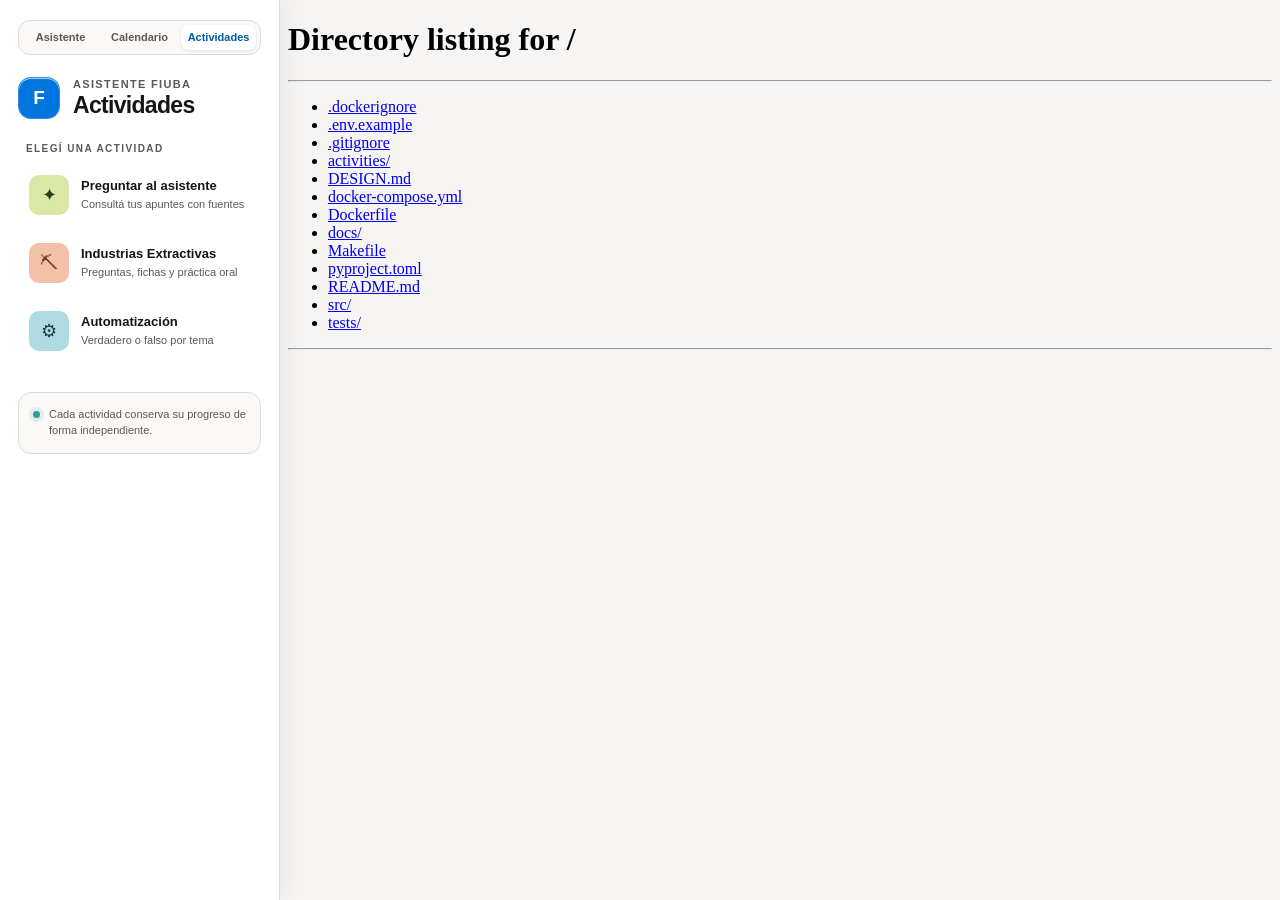
<file: activities/index.html>
<!doctype html>
<html lang="es">
  <head>
    <meta charset="utf-8" />
    <meta name="viewport" content="width=device-width, initial-scale=1" />
    <title>Actividades · Asistente FIUBA</title>
    <link rel="stylesheet" href="hub.css" />
  </head>
  <body>
    <main class="hub-shell">
      <aside class="hub-sidebar">
        <nav class="top-nav hub-top-nav" aria-label="Navegación principal">
          <a href="/">Asistente</a>
          <a href="/calendar">Calendario</a>
          <a href="/apps/" aria-current="page">Actividades</a>
        </nav>
        <header class="hub-brand">
          <span class="brand-mark" aria-hidden="true">F</span>
          <div>
            <p>Asistente FIUBA</p>
            <h1>Actividades</h1>
          </div>
        </header>

        <p class="sidebar-label">Elegí una actividad</p>
        <nav class="activity-list" aria-label="Actividades disponibles">
          <button
            class="activity-card active"
            type="button"
            data-activity="assistant"
            data-src="/"
            aria-current="page"
          >
            <span class="activity-icon assistant" aria-hidden="true">✦</span>
            <span>
              <strong>Preguntar al asistente</strong>
              <small>Consultá tus apuntes con fuentes</small>
            </span>
          </button>

          <button
            class="activity-card"
            type="button"
            data-activity="extractivas"
            data-src="ind-extractivas-teoricas/"
          >
            <span class="activity-icon extractivas" aria-hidden="true">⛏</span>
            <span>
              <strong>Industrias Extractivas</strong>
              <small>Preguntas, fichas y práctica oral</small>
            </span>
          </button>

          <button
            class="activity-card"
            type="button"
            data-activity="auto"
            data-src="auto-verdadero-falso/"
          >
            <span class="activity-icon auto" aria-hidden="true">⚙</span>
            <span>
              <strong>Automatización</strong>
              <small>Verdadero o falso por tema</small>
            </span>
          </button>
        </nav>

        <footer class="hub-note">
          <span class="status-dot" aria-hidden="true"></span>
          <p>Cada actividad conserva su progreso de forma independiente.</p>
        </footer>
      </aside>

      <section class="activity-stage">
        <header class="mobile-header">
          <div>
            <p>Asistente FIUBA</p>
            <strong id="mobileTitle">Preguntar al asistente</strong>
          </div>
          <label>
            <span class="sr-only">Elegir actividad</span>
            <select id="activitySelect">
              <option value="assistant">Asistente</option>
              <option value="extractivas">Extractivas</option>
              <option value="auto">Automatización</option>
            </select>
          </label>
        </header>

        <iframe
          id="activityFrame"
          src="/"
          title="Asistente FIUBA"
        ></iframe>
      </section>
    </main>

    <script src="hub.js"></script>
  </body>
</html>
</file>
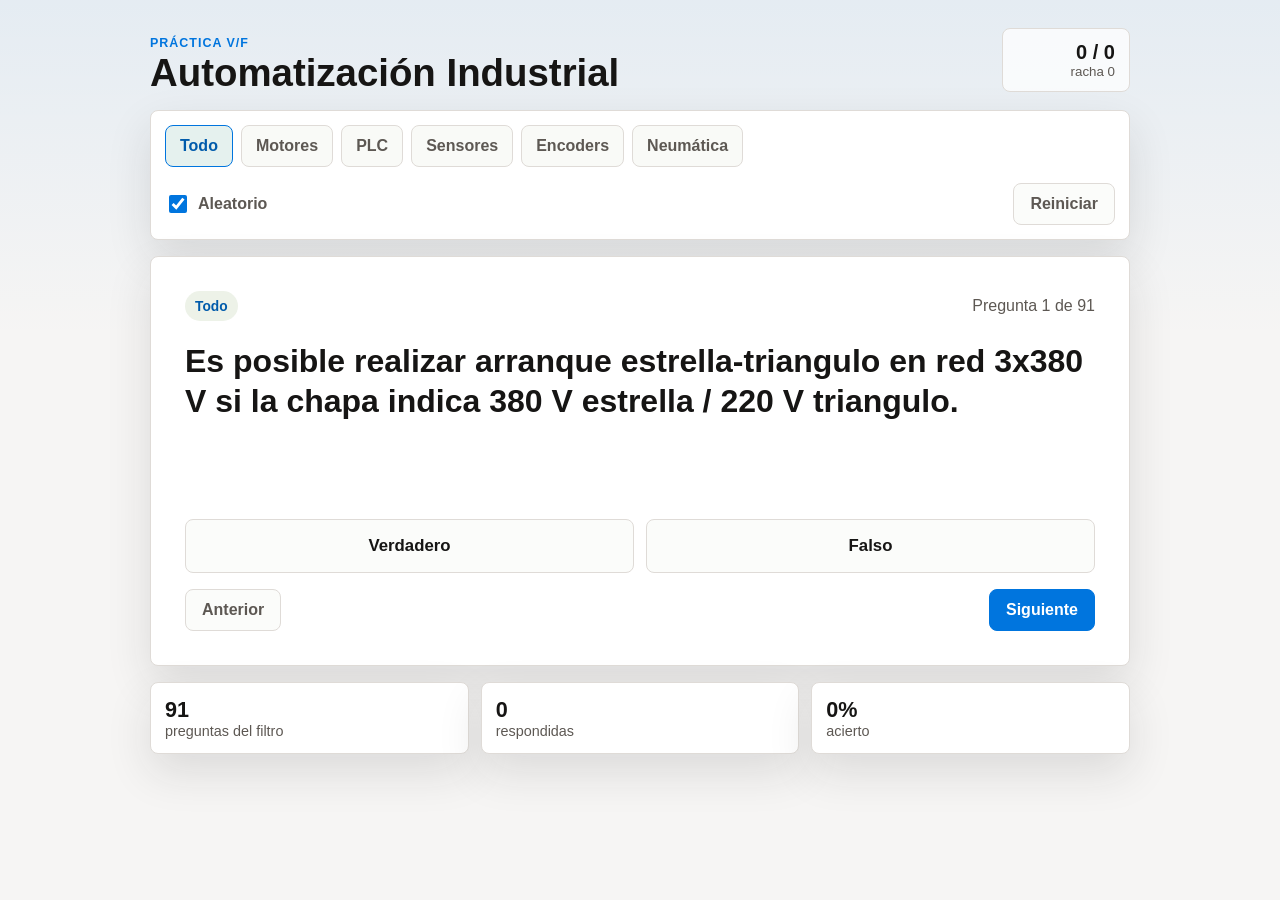
<file: activities/auto-verdadero-falso/index.html>
<!doctype html>
<html lang="es">
  <head>
    <meta charset="utf-8" />
    <meta name="viewport" content="width=device-width, initial-scale=1" />
    <title>V/F Automatización</title>
    <link rel="stylesheet" href="./styles.css" />
  </head>
  <body>
    <main class="app-shell">
      <header class="topbar">
        <div>
          <p class="eyebrow">Práctica V/F</p>
          <h1>Automatización Industrial</h1>
        </div>
        <div class="score" aria-live="polite">
          <span id="scoreText">0 / 0</span>
          <small id="streakText">racha 0</small>
        </div>
      </header>

      <section class="controls" aria-label="Filtros y modo">
        <div class="tabs" id="categoryTabs">
          <button class="tab active" data-category="all" type="button">Todo</button>
          <button class="tab" data-category="motores" type="button">Motores</button>
          <button class="tab" data-category="plc" type="button">PLC</button>
          <button class="tab" data-category="sensores" type="button">Sensores</button>
          <button class="tab" data-category="encoders" type="button">Encoders</button>
          <button class="tab" data-category="neumatica" type="button">Neumática</button>
        </div>

        <div class="mode-row">
          <label class="toggle">
            <input id="shuffleToggle" type="checkbox" checked />
            <span>Aleatorio</span>
          </label>
          <button id="resetBtn" class="ghost-btn" type="button">Reiniciar</button>
        </div>
      </section>

      <section class="question-panel" aria-live="polite">
        <div class="meta-row">
          <span id="categoryPill" class="pill">Todo</span>
          <span id="progressText">Pregunta 1 de 1</span>
        </div>

        <p id="questionText" class="question-text"></p>

        <div class="answer-row">
          <button id="trueBtn" class="answer-btn true" type="button">Verdadero</button>
          <button id="falseBtn" class="answer-btn false" type="button">Falso</button>
        </div>

        <div id="feedback" class="feedback hidden">
          <strong id="feedbackTitle"></strong>
          <p id="feedbackText"></p>
          <small id="sourceText"></small>
        </div>

        <div class="nav-row">
          <button id="prevBtn" class="ghost-btn" type="button">Anterior</button>
          <button id="nextBtn" class="primary-btn" type="button">Siguiente</button>
        </div>
      </section>

      <section class="stats-grid" aria-label="Resumen">
        <div>
          <strong id="availableCount">0</strong>
          <span>preguntas del filtro</span>
        </div>
        <div>
          <strong id="answeredCount">0</strong>
          <span>respondidas</span>
        </div>
        <div>
          <strong id="accuracyText">0%</strong>
          <span>acierto</span>
        </div>
      </section>
    </main>

    <script src="./questions.js"></script>
    <script src="./app.js"></script>
  </body>
</html>
</file>
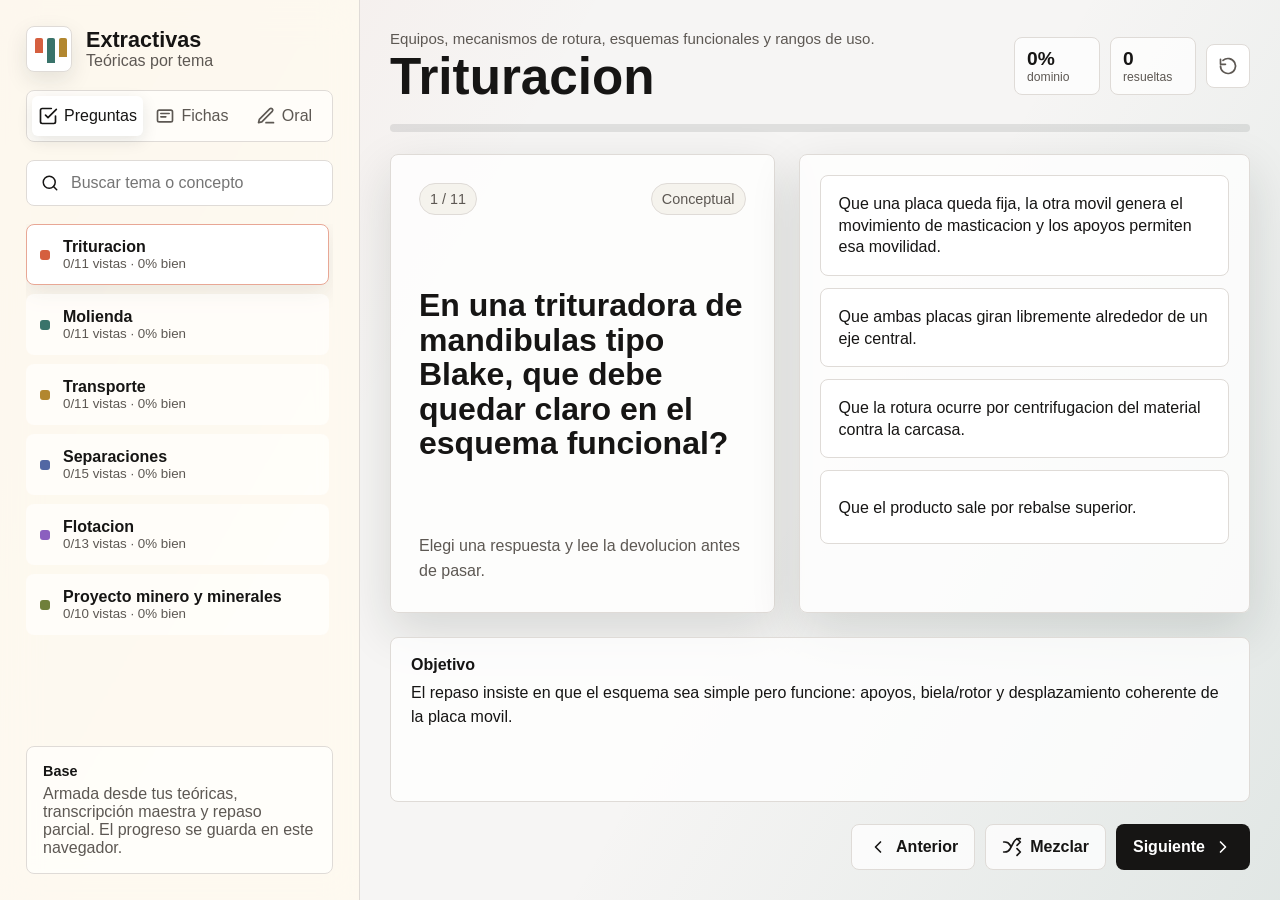
<file: activities/ind-extractivas-teoricas/index.html>
<!doctype html>
<html lang="es">
  <head>
    <meta charset="utf-8" />
    <meta name="viewport" content="width=device-width, initial-scale=1" />
    <title>Extractivas · Teóricas por tema</title>
    <link rel="stylesheet" href="styles.css" />
  </head>
  <body>
    <main class="app-shell">
      <aside class="sidebar" aria-label="Temas">
        <div class="brand">
          <div class="brand-mark" aria-hidden="true">
            <span></span>
            <span></span>
            <span></span>
          </div>
          <div>
            <h1>Extractivas</h1>
            <p>Teóricas por tema</p>
          </div>
        </div>

        <div class="mode-switch" role="tablist" aria-label="Modo de estudio">
          <button class="mode active" data-mode="quiz" role="tab" aria-selected="true" title="Practicar con opciones">
            <svg viewBox="0 0 24 24" aria-hidden="true"><path d="M9 11l3 3L22 4"/><path d="M21 12v7a2 2 0 0 1-2 2H5a2 2 0 0 1-2-2V5a2 2 0 0 1 2-2h11"/></svg>
            Preguntas
          </button>
          <button class="mode" data-mode="flash" role="tab" aria-selected="false" title="Repasar tarjetas">
            <svg viewBox="0 0 24 24" aria-hidden="true"><rect x="3" y="5" width="18" height="14" rx="2"/><path d="M7 9h10M7 13h6"/></svg>
            Fichas
          </button>
          <button class="mode" data-mode="write" role="tab" aria-selected="false" title="Responder escrito">
            <svg viewBox="0 0 24 24" aria-hidden="true"><path d="M12 20h9"/><path d="M16.5 3.5a2.1 2.1 0 0 1 3 3L7 19l-4 1 1-4Z"/></svg>
            Oral
          </button>
        </div>

        <div class="search-wrap">
          <svg viewBox="0 0 24 24" aria-hidden="true"><circle cx="11" cy="11" r="8"/><path d="m21 21-4.3-4.3"/></svg>
          <input id="search" type="search" placeholder="Buscar tema o concepto" autocomplete="off" />
        </div>

        <nav id="topicList" class="topic-list"></nav>

        <section class="source-box">
          <h2>Base</h2>
          <p>Armada desde tus teóricas, transcripción maestra y repaso parcial. El progreso se guarda en este navegador.</p>
        </section>
      </aside>

      <section class="study-panel">
        <header class="topbar">
          <div>
            <p id="eyebrow" class="eyebrow">Tema</p>
            <h2 id="topicTitle">Cargando...</h2>
          </div>
          <div class="stats" aria-label="Progreso">
            <div>
              <span id="scorePct">0%</span>
              <small>dominio</small>
            </div>
            <div>
              <span id="answeredCount">0</span>
              <small>resueltas</small>
            </div>
            <button id="resetTopic" class="icon-button" title="Reiniciar tema" aria-label="Reiniciar tema">
              <svg viewBox="0 0 24 24" aria-hidden="true"><path d="M3 12a9 9 0 1 0 3-6.7"/><path d="M3 4v6h6"/></svg>
            </button>
          </div>
        </header>

        <div class="progress-track" aria-hidden="true"><span id="progressBar"></span></div>

        <section class="workspace">
          <div class="prompt-area">
            <div class="topic-meta">
              <span id="questionCounter">1 / 1</span>
              <span id="difficultyTag">Conceptual</span>
            </div>
            <h3 id="questionText"></h3>
            <p id="questionHint" class="hint"></p>
          </div>

          <div id="quizView" class="view active">
            <div id="options" class="options"></div>
          </div>

          <div id="flashView" class="view">
            <button id="revealFlash" class="flash-card">
              <span>Mostrar respuesta</span>
              <strong id="flashAnswer"></strong>
            </button>
          </div>

          <div id="writeView" class="view">
            <textarea id="writtenAnswer" rows="6" placeholder="Respondelo como si fuera oral o desarrollo corto..."></textarea>
            <button id="checkWritten" class="primary-action">Corregir con palabras clave</button>
          </div>

          <section id="feedback" class="feedback" aria-live="polite"></section>
        </section>

        <footer class="controls">
          <button id="prevQuestion" class="secondary-action">
            <svg viewBox="0 0 24 24" aria-hidden="true"><path d="m15 18-6-6 6-6"/></svg>
            Anterior
          </button>
          <button id="shuffleTopic" class="secondary-action">
            <svg viewBox="0 0 24 24" aria-hidden="true"><path d="m18 14 4 4-4 4"/><path d="m18 2 4 4-4 4"/><path d="M2 18h1.5a7 7 0 0 0 6.1-3.6l4.8-8.8A7 7 0 0 1 20.5 2H22"/><path d="M2 6h1.5a7 7 0 0 1 6.1 3.6l.9 1.7"/></svg>
            Mezclar
          </button>
          <button id="nextQuestion" class="primary-action">
            Siguiente
            <svg viewBox="0 0 24 24" aria-hidden="true"><path d="m9 18 6-6-6-6"/></svg>
          </button>
        </footer>
      </section>
    </main>

    <script src="data.js"></script>
    <script src="app.js"></script>
  </body>
</html>
</file>
<file: activities/hub.css>
:root {
  color-scheme: light;
  font-family: "IBM Plex Sans", "Avenir Next", "Segoe UI", sans-serif;
  background: #f6f5f4;
  color: #161514;
  --bg: #f6f5f4;
  --surface: #ffffff;
  --surface-soft: #faf9f7;
  --text: #161514;
  --muted: #5d5853;
  --line: #dfdbd7;
  --primary: #0075de;
  --primary-active: #005bab;
}

* {
  box-sizing: border-box;
}

html,
body {
  width: 100%;
  min-height: 100%;
  margin: 0;
}

body {
  overflow: hidden;
}

button,
select {
  font: inherit;
}

.hub-shell {
  display: grid;
  grid-template-columns: 280px minmax(0, 1fr);
  width: 100vw;
  height: 100vh;
  background: var(--bg);
}

.hub-sidebar {
  position: relative;
  z-index: 2;
  display: flex;
  flex-direction: column;
  gap: 22px;
  padding: 20px 18px 18px;
  color: var(--text);
  background: var(--surface);
  border-right: 1px solid var(--line);
  box-shadow: 8px 0 24px rgb(25 20 16 / 5%);
}

.hub-top-nav {
  display: flex;
  gap: 4px;
  padding: 4px;
  border: 1px solid var(--line);
  border-radius: 12px;
  background: var(--surface-soft);
}

.hub-top-nav a {
  flex: 1 1 0;
  padding: 7px 6px;
  border-radius: 8px;
  color: var(--muted);
  font-size: 11px;
  font-weight: 700;
  line-height: 1;
  text-align: center;
  text-decoration: none;
  transition: color 160ms ease, background 160ms ease, box-shadow 160ms ease;
}

.hub-top-nav a:hover {
  color: var(--text);
  background: #fff;
}

.hub-top-nav a[aria-current="page"] {
  color: var(--primary-active);
  background: #fff;
  box-shadow: 0 1px 3px rgb(25 20 16 / 10%);
}

.hub-brand {
  display: flex;
  align-items: center;
  gap: 13px;
}

.brand-mark {
  display: grid;
  width: 42px;
  height: 42px;
  place-items: center;
  border: 1px solid rgb(255 255 255 / 18%);
  border-radius: 13px;
  color: #fff;
  background: var(--primary);
  font-size: 19px;
  font-weight: 900;
  box-shadow: inset 0 1px 0 rgb(255 255 255 / 65%);
}

.hub-brand p,
.hub-brand h1,
.hub-note p {
  margin: 0;
}

.hub-brand p {
  margin-bottom: 2px;
  color: var(--muted);
  font-size: 11px;
  font-weight: 750;
  letter-spacing: 0.12em;
  text-transform: uppercase;
}

.hub-brand h1 {
  font-size: 23px;
  letter-spacing: -0.03em;
}

.sidebar-label {
  margin: 2px 8px -12px;
  color: var(--muted);
  font-size: 10px;
  font-weight: 800;
  letter-spacing: 0.14em;
  text-transform: uppercase;
}

.activity-list {
  display: grid;
  gap: 6px;
}

.activity-card {
  display: grid;
  grid-template-columns: 40px 1fr;
  gap: 12px;
  align-items: center;
  width: 100%;
  padding: 10px;
  border: 1px solid transparent;
  border-radius: 12px;
  color: var(--text);
  background: transparent;
  text-align: left;
  cursor: pointer;
  transition: transform 160ms ease, background 160ms ease, border-color 160ms ease;
}

.activity-card:hover {
  border-color: var(--line);
  background: var(--surface-soft);
  transform: translateX(1px);
}

.activity-card.active {
  border-color: #b9d7f4;
  color: var(--text);
  background: #eef6fd;
  box-shadow: inset 3px 0 0 var(--primary), 0 2px 8px rgb(0 117 222 / 7%);
}

.activity-card strong,
.activity-card small {
  display: block;
}

.activity-card strong {
  margin-bottom: 3px;
  font-size: 13px;
  line-height: 1.25;
}

.activity-card small {
  color: var(--muted);
  font-size: 11px;
  line-height: 1.35;
}

.activity-icon {
  display: grid;
  width: 40px;
  height: 40px;
  place-items: center;
  border-radius: 10px;
  font-size: 18px;
}

.activity-icon.extractivas {
  color: #71321f;
  background: #f2c1a7;
}

.activity-icon.assistant {
  color: #294015;
  background: #d9e8a7;
}

.activity-icon.auto {
  color: #173e4c;
  background: #aedbe1;
}

.hub-note {
  display: flex;
  gap: 9px;
  align-items: flex-start;
  margin-top: 8px;
  padding: 14px;
  border: 1px solid var(--line);
  border-radius: 13px;
  color: var(--muted);
  background: var(--surface-soft);
  font-size: 11px;
  line-height: 1.45;
}

.status-dot {
  flex: 0 0 auto;
  width: 7px;
  height: 7px;
  margin-top: 4px;
  border-radius: 50%;
  background: #2a9d99;
  box-shadow: 0 0 0 4px rgb(42 157 153 / 12%);
}

.activity-stage {
  min-width: 0;
  min-height: 0;
  background: var(--bg);
}

.activity-stage iframe {
  display: block;
  width: 100%;
  height: 100%;
  border: 0;
  background: var(--bg);
}

.mobile-header {
  display: none;
}

.sr-only {
  position: absolute;
  width: 1px;
  height: 1px;
  padding: 0;
  margin: -1px;
  overflow: hidden;
  clip: rect(0, 0, 0, 0);
  white-space: nowrap;
  border: 0;
}

@media (max-width: 820px) {
  body {
    overflow: auto;
  }

  .hub-shell {
    display: block;
    min-height: 100vh;
  }

  .hub-sidebar {
    display: none;
  }

  .activity-stage {
    height: 100vh;
  }

  .mobile-header {
    display: flex;
    height: 68px;
    align-items: center;
    justify-content: space-between;
    gap: 16px;
    padding: 10px 14px;
    color: var(--text);
    background: var(--surface);
    border-bottom: 1px solid var(--line);
  }

  .mobile-header p {
    margin: 0 0 2px;
    color: var(--muted);
    font-size: 9px;
    font-weight: 800;
    letter-spacing: 0.12em;
    text-transform: uppercase;
  }

  .mobile-header strong {
    font-size: 14px;
  }

  .mobile-header select {
    max-width: 145px;
    padding: 9px 30px 9px 11px;
    border: 1px solid var(--line);
    border-radius: 10px;
    color: var(--text);
    background: var(--surface-soft);
  }

  .activity-stage iframe {
    height: calc(100vh - 68px);
  }
}
</file>
<file: activities/auto-verdadero-falso/styles.css>
:root {
  color-scheme: light;
  --bg: #f6f5f4;
  --ink: #161514;
  --muted: #5d5853;
  --line: #dfdbd7;
  --panel: #ffffff;
  --accent: #0075de;
  --accent-strong: #005bab;
  --wrong: #a33b35;
  --right: #217143;
  --soft-right: #e7f4eb;
  --soft-wrong: #f8e8e6;
  --shadow: 0 18px 45px rgba(32, 34, 29, 0.12);
}

* {
  box-sizing: border-box;
}

body {
  margin: 0;
  min-height: 100vh;
  background:
    linear-gradient(180deg, rgb(0 117 222 / 7%), transparent 340px),
    var(--bg);
  color: var(--ink);
  font-family: "IBM Plex Sans", "Avenir Next", "Segoe UI", sans-serif;
}

button,
input {
  font: inherit;
}

.app-shell {
  width: min(980px, calc(100% - 32px));
  margin: 0 auto;
  padding: 28px 0;
}

.topbar {
  display: flex;
  align-items: flex-end;
  justify-content: space-between;
  gap: 16px;
  margin-bottom: 18px;
}

.eyebrow {
  margin: 0 0 4px;
  color: var(--accent);
  font-size: 0.78rem;
  font-weight: 800;
  letter-spacing: 0.08em;
  text-transform: uppercase;
}

h1 {
  margin: 0;
  font-size: clamp(1.85rem, 3vw, 3rem);
  line-height: 1;
  letter-spacing: 0;
}

.score {
  min-width: 128px;
  padding: 12px 14px;
  border: 1px solid var(--line);
  border-radius: 8px;
  background: rgba(255, 255, 255, 0.75);
  text-align: right;
}

.score span,
.score small {
  display: block;
}

.score span {
  font-size: 1.25rem;
  font-weight: 800;
}

.score small {
  color: var(--muted);
}

.controls,
.question-panel,
.stats-grid > div {
  border: 1px solid var(--line);
  border-radius: 8px;
  background: var(--panel);
  box-shadow: var(--shadow);
}

.controls {
  display: grid;
  gap: 14px;
  padding: 14px;
  margin-bottom: 16px;
}

.tabs {
  display: flex;
  gap: 8px;
  overflow-x: auto;
  padding-bottom: 2px;
}

.tab,
.ghost-btn,
.primary-btn,
.answer-btn {
  min-height: 42px;
  border-radius: 8px;
  border: 1px solid var(--line);
  cursor: pointer;
  transition:
    transform 0.12s ease,
    border-color 0.12s ease,
    background 0.12s ease;
}

.tab {
  flex: 0 0 auto;
  padding: 0 14px;
  background: #f9faf7;
  color: var(--muted);
  font-weight: 750;
}

.tab.active {
  border-color: var(--accent);
  background: #e5f1ee;
  color: var(--accent-strong);
}

.mode-row {
  display: flex;
  align-items: center;
  justify-content: space-between;
  gap: 12px;
}

.toggle {
  display: inline-flex;
  align-items: center;
  gap: 8px;
  color: var(--muted);
  font-weight: 700;
}

.toggle input {
  width: 18px;
  height: 18px;
  accent-color: var(--accent);
}

.question-panel {
  padding: clamp(18px, 4vw, 34px);
}

.meta-row,
.nav-row {
  display: flex;
  align-items: center;
  justify-content: space-between;
  gap: 12px;
}

.meta-row {
  margin-bottom: 20px;
  color: var(--muted);
}

.pill {
  display: inline-flex;
  align-items: center;
  min-height: 30px;
  padding: 0 10px;
  border-radius: 999px;
  background: #edf2e8;
  color: var(--accent-strong);
  font-size: 0.86rem;
  font-weight: 800;
}

.question-text {
  min-height: 150px;
  margin: 0;
  font-size: clamp(1.35rem, 2.5vw, 2rem);
  font-weight: 760;
  line-height: 1.25;
}

.answer-row {
  display: grid;
  grid-template-columns: 1fr 1fr;
  gap: 12px;
  margin: 28px 0 16px;
}

.answer-btn {
  padding: 16px;
  background: #fbfcfa;
  color: var(--ink);
  font-size: 1.05rem;
  font-weight: 850;
}

.answer-btn.true:hover,
.answer-btn.true.selected {
  border-color: var(--right);
  background: var(--soft-right);
  color: var(--right);
}

.answer-btn.false:hover,
.answer-btn.false.selected {
  border-color: var(--wrong);
  background: var(--soft-wrong);
  color: var(--wrong);
}

.answer-btn:disabled,
.tab:disabled {
  cursor: default;
}

.feedback {
  min-height: 96px;
  margin: 14px 0 18px;
  padding: 14px;
  border-radius: 8px;
  border: 1px solid var(--line);
}

.feedback.correct {
  border-color: rgba(33, 113, 67, 0.32);
  background: var(--soft-right);
}

.feedback.incorrect {
  border-color: rgba(163, 59, 53, 0.32);
  background: var(--soft-wrong);
}

.feedback.hidden {
  display: none;
}

.feedback strong {
  display: block;
  margin-bottom: 6px;
}

.feedback p {
  margin: 0 0 8px;
  color: var(--ink);
  line-height: 1.45;
}

.feedback small {
  color: var(--muted);
}

.ghost-btn,
.primary-btn {
  padding: 0 16px;
  font-weight: 800;
}

.ghost-btn {
  background: #fbfcfa;
  color: var(--muted);
}

.primary-btn {
  border-color: var(--accent);
  background: var(--accent);
  color: #fff;
}

button:hover {
  transform: translateY(-1px);
}

.stats-grid {
  display: grid;
  grid-template-columns: repeat(3, 1fr);
  gap: 12px;
  margin-top: 16px;
}

.stats-grid > div {
  padding: 14px;
}

.stats-grid strong,
.stats-grid span {
  display: block;
}

.stats-grid strong {
  font-size: 1.35rem;
}

.stats-grid span {
  color: var(--muted);
  font-size: 0.9rem;
}

@media (max-width: 680px) {
  .app-shell {
    width: min(100% - 20px, 980px);
    padding: 18px 0;
  }

  .topbar {
    align-items: stretch;
    flex-direction: column;
  }

  .score {
    text-align: left;
  }

  .answer-row,
  .stats-grid {
    grid-template-columns: 1fr;
  }

  .question-text {
    min-height: 210px;
  }
}
</file>
<file: activities/ind-extractivas-teoricas/styles.css>
:root {
  --accent: #0075de;
  --matter-accent: #d55f3f;
  --ink: #161514;
  --muted: #5d5853;
  --line: #dfdbd7;
  --paper: #f6f5f4;
  --panel: #ffffff;
  --white: #ffffff;
  --good: #2f7d55;
  --bad: #b44b45;
  --shadow: 0 18px 50px rgba(21, 32, 29, 0.14);
}

* {
  box-sizing: border-box;
}

body {
  margin: 0;
  min-height: 100vh;
  color: var(--ink);
  font-family: "IBM Plex Sans", "Avenir Next", "Segoe UI", sans-serif;
  background:
    linear-gradient(120deg, rgba(213, 95, 63, 0.08), transparent 34%),
    linear-gradient(300deg, rgba(57, 115, 106, 0.11), transparent 40%),
    var(--paper);
}

button,
input,
textarea {
  font: inherit;
}

button {
  cursor: pointer;
}

svg {
  width: 20px;
  height: 20px;
  fill: none;
  stroke: currentColor;
  stroke-width: 2;
  stroke-linecap: round;
  stroke-linejoin: round;
}

.app-shell {
  display: grid;
  grid-template-columns: minmax(280px, 360px) 1fr;
  min-height: 100vh;
}

.sidebar {
  display: flex;
  flex-direction: column;
  gap: 18px;
  padding: 26px;
  border-right: 1px solid var(--line);
  background: rgba(255, 250, 240, 0.82);
  backdrop-filter: blur(18px);
}

.brand {
  display: flex;
  align-items: center;
  gap: 14px;
}

.brand-mark {
  display: grid;
  align-content: end;
  grid-template-columns: repeat(3, 8px);
  gap: 4px;
  width: 46px;
  height: 46px;
  padding: 8px;
  border: 1px solid var(--line);
  background: var(--white);
  border-radius: 8px;
  box-shadow: 0 8px 22px rgba(21, 32, 29, 0.1);
}

.brand-mark span {
  display: block;
  border-radius: 2px 2px 0 0;
  background: var(--accent);
}

.brand-mark span:nth-child(1) {
  height: 15px;
}

.brand-mark span:nth-child(2) {
  height: 25px;
  background: #39736a;
}

.brand-mark span:nth-child(3) {
  height: 19px;
  background: #b2872f;
}

.brand h1,
.brand p,
.topbar h2,
.eyebrow,
.source-box h2,
.source-box p,
.prompt-area h3,
.hint,
.feedback h4,
.feedback p {
  margin: 0;
}

.brand h1 {
  font-size: 1.35rem;
  line-height: 1.1;
}

.brand p,
.eyebrow,
.topic-button small,
.source-box p,
.hint,
.topic-meta,
.stats small {
  color: var(--muted);
}

.mode-switch {
  display: grid;
  grid-template-columns: repeat(3, 1fr);
  gap: 6px;
  padding: 5px;
  border: 1px solid var(--line);
  border-radius: 8px;
  background: rgba(255, 255, 255, 0.62);
}

.mode {
  display: flex;
  align-items: center;
  justify-content: center;
  gap: 6px;
  min-height: 40px;
  border: 0;
  border-radius: 6px;
  color: var(--muted);
  background: transparent;
}

.mode.active {
  color: var(--ink);
  background: var(--white);
  box-shadow: 0 5px 16px rgba(21, 32, 29, 0.1);
}

.search-wrap {
  display: flex;
  align-items: center;
  gap: 10px;
  height: 46px;
  padding: 0 14px;
  border: 1px solid var(--line);
  border-radius: 8px;
  background: var(--white);
}

.search-wrap input {
  width: 100%;
  border: 0;
  outline: 0;
  background: transparent;
  color: var(--ink);
}

.topic-list {
  display: flex;
  flex-direction: column;
  gap: 9px;
  overflow: auto;
  padding-right: 4px;
}

.topic-button {
  display: grid;
  grid-template-columns: 12px 1fr;
  align-items: center;
  gap: 11px;
  width: 100%;
  padding: 13px;
  border: 1px solid transparent;
  border-radius: 8px;
  text-align: left;
  color: var(--ink);
  background: rgba(255, 255, 255, 0.58);
}

.topic-button.active {
  border-color: color-mix(in srgb, var(--topic-accent), white 45%);
  background: var(--white);
  box-shadow: 0 8px 24px rgba(21, 32, 29, 0.09);
}

.topic-button strong,
.topic-button small {
  display: block;
}

.topic-dot {
  width: 10px;
  height: 10px;
  border-radius: 3px;
  background: var(--topic-accent);
}

.source-box {
  margin-top: auto;
  padding: 16px;
  border: 1px solid var(--line);
  border-radius: 8px;
  background: rgba(255, 255, 255, 0.58);
}

.source-box h2 {
  margin-bottom: 6px;
  font-size: 0.9rem;
}

.study-panel {
  display: flex;
  flex-direction: column;
  min-width: 0;
  padding: 30px;
}

.topbar {
  display: flex;
  align-items: center;
  justify-content: space-between;
  gap: 24px;
}

.eyebrow {
  max-width: 760px;
  font-size: 0.94rem;
}

.topbar h2 {
  margin-top: 5px;
  font-size: clamp(2rem, 4vw, 4.6rem);
  line-height: 0.98;
  letter-spacing: 0;
}

.stats {
  display: flex;
  align-items: center;
  gap: 10px;
}

.stats > div {
  min-width: 86px;
  padding: 10px 12px;
  border: 1px solid var(--line);
  border-radius: 8px;
  background: rgba(255, 255, 255, 0.74);
}

.stats span {
  display: block;
  font-weight: 800;
  font-size: 1.2rem;
}

.stats small {
  display: block;
  font-size: 0.76rem;
}

.icon-button {
  display: grid;
  place-items: center;
  width: 44px;
  height: 44px;
  border: 1px solid var(--line);
  border-radius: 8px;
  color: var(--muted);
  background: var(--white);
}

.progress-track {
  height: 8px;
  margin: 22px 0;
  overflow: hidden;
  border-radius: 999px;
  background: rgba(21, 32, 29, 0.1);
}

.progress-track span {
  display: block;
  width: 0;
  height: 100%;
  border-radius: inherit;
  background: linear-gradient(90deg, var(--accent), #39736a);
  transition: width 220ms ease;
}

.workspace {
  display: grid;
  grid-template-columns: minmax(0, 0.92fr) minmax(320px, 1.08fr);
  gap: 24px;
  align-items: stretch;
  flex: 1;
}

.prompt-area,
.view.active,
.feedback {
  border: 1px solid var(--line);
  border-radius: 8px;
  background: rgba(255, 255, 255, 0.78);
  box-shadow: var(--shadow);
}

.prompt-area {
  display: flex;
  flex-direction: column;
  justify-content: space-between;
  min-height: 390px;
  padding: 28px;
}

.topic-meta {
  display: flex;
  justify-content: space-between;
  gap: 12px;
  font-size: 0.9rem;
}

.topic-meta span {
  padding: 7px 10px;
  border: 1px solid var(--line);
  border-radius: 999px;
  background: rgba(244, 241, 234, 0.78);
}

.prompt-area h3 {
  margin: 34px 0;
  font-size: clamp(1.55rem, 2.5vw, 2.8rem);
  line-height: 1.08;
  letter-spacing: 0;
}

.hint {
  max-width: 520px;
  line-height: 1.55;
}

.view {
  display: none;
}

.view.active {
  display: block;
  padding: 20px;
}

.options {
  display: grid;
  gap: 12px;
}

.option-button {
  width: 100%;
  min-height: 74px;
  padding: 17px 18px;
  border: 1px solid var(--line);
  border-radius: 8px;
  text-align: left;
  line-height: 1.35;
  color: var(--ink);
  background: var(--panel);
}

.option-button:hover:not(:disabled) {
  border-color: var(--accent);
  transform: translateY(-1px);
}

.option-button.correct {
  border-color: color-mix(in srgb, var(--good), white 30%);
  background: #e7f3ec;
}

.option-button.wrong {
  border-color: color-mix(in srgb, var(--bad), white 30%);
  background: #f8e8e6;
}

.flash-card {
  display: grid;
  place-items: center;
  width: 100%;
  min-height: 320px;
  padding: 28px;
  border: 1px dashed color-mix(in srgb, var(--accent), white 30%);
  border-radius: 8px;
  text-align: center;
  color: var(--ink);
  background:
    linear-gradient(135deg, rgba(255, 255, 255, 0.94), rgba(244, 241, 234, 0.7)),
    repeating-linear-gradient(0deg, transparent, transparent 30px, rgba(21, 32, 29, 0.05) 31px);
}

.flash-card span {
  color: var(--muted);
  font-weight: 700;
}

.flash-card strong {
  display: none;
  max-width: 720px;
  font-size: 1.25rem;
  line-height: 1.45;
}

.flash-card.revealed span {
  display: none;
}

.flash-card.revealed strong {
  display: block;
}

textarea {
  width: 100%;
  min-height: 220px;
  resize: vertical;
  padding: 16px;
  border: 1px solid var(--line);
  border-radius: 8px;
  outline: 0;
  color: var(--ink);
  background: var(--panel);
}

textarea:focus,
.search-wrap:focus-within {
  border-color: var(--accent);
  box-shadow: 0 0 0 4px color-mix(in srgb, var(--accent), transparent 82%);
}

.feedback {
  grid-column: 1 / -1;
  min-height: 118px;
  padding: 18px 20px;
  box-shadow: none;
}

.feedback h4 {
  margin-bottom: 7px;
}

.feedback p {
  line-height: 1.5;
}

.feedback.is-correct {
  border-color: color-mix(in srgb, var(--good), white 28%);
  background: #edf7f1;
}

.feedback.is-wrong {
  border-color: color-mix(in srgb, var(--bad), white 28%);
  background: #f9ecea;
}

.keywords {
  margin-top: 8px !important;
  color: var(--muted);
}

.controls {
  display: flex;
  justify-content: flex-end;
  gap: 10px;
  padding-top: 22px;
}

.primary-action,
.secondary-action {
  display: inline-flex;
  align-items: center;
  justify-content: center;
  gap: 8px;
  min-height: 46px;
  padding: 0 16px;
  border-radius: 8px;
  border: 1px solid transparent;
  font-weight: 750;
}

.primary-action {
  color: white;
  background: var(--ink);
}

.secondary-action {
  color: var(--ink);
  border-color: var(--line);
  background: rgba(255, 255, 255, 0.76);
}

#writeView .primary-action {
  margin-top: 12px;
}

@media (max-width: 980px) {
  .app-shell {
    grid-template-columns: 1fr;
  }

  .sidebar {
    position: static;
    border-right: 0;
    border-bottom: 1px solid var(--line);
  }

  .topic-list {
    display: grid;
    grid-template-columns: repeat(2, minmax(0, 1fr));
  }

  .workspace {
    grid-template-columns: 1fr;
  }
}

@media (max-width: 680px) {
  .sidebar,
  .study-panel {
    padding: 18px;
  }

  .topbar {
    align-items: flex-start;
    flex-direction: column;
  }

  .stats {
    width: 100%;
  }

  .stats > div {
    flex: 1;
  }

  .topic-list {
    grid-template-columns: 1fr;
  }

  .prompt-area {
    min-height: 300px;
    padding: 20px;
  }

  .controls {
    display: grid;
    grid-template-columns: 1fr;
  }
}
</file>
